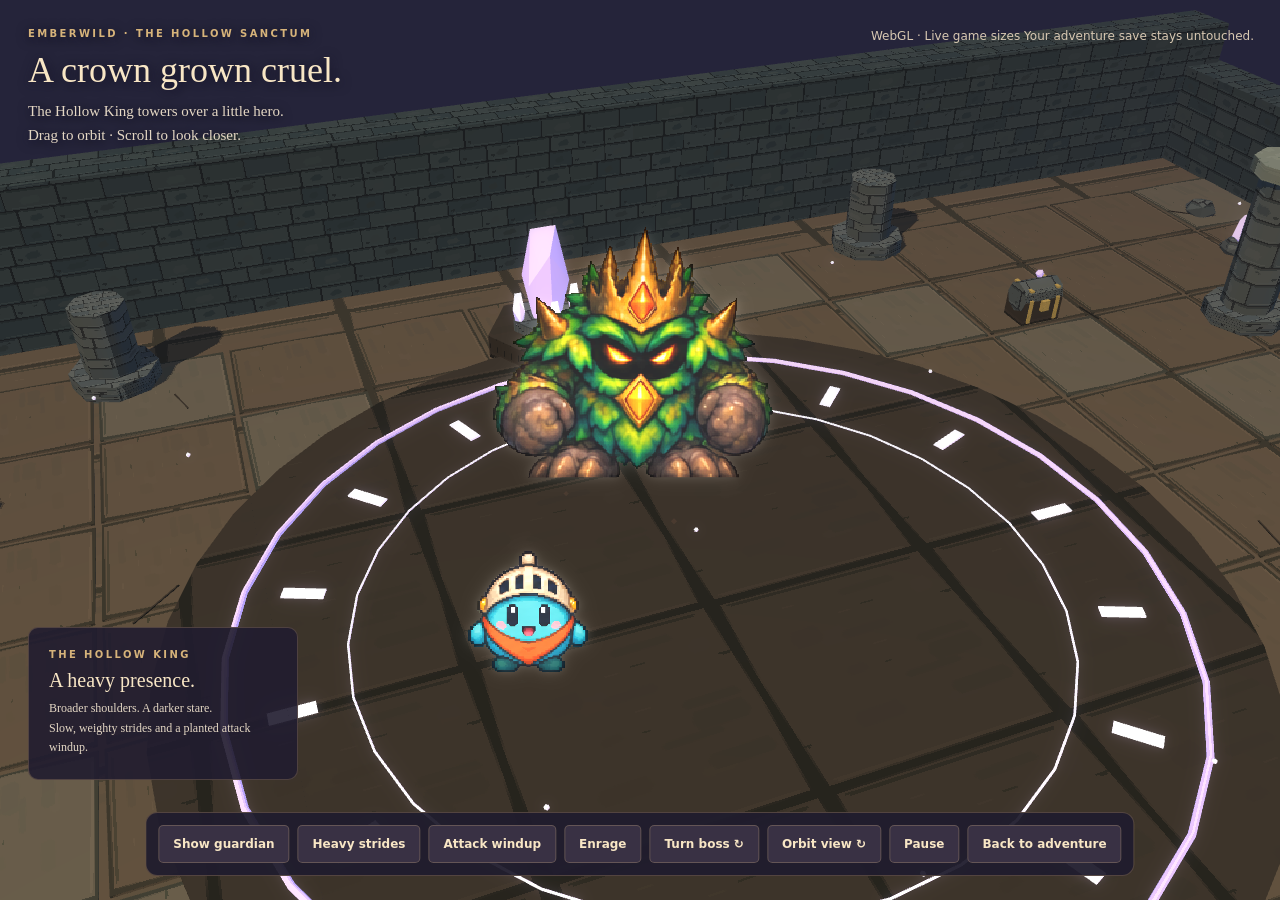
<file: boss-studio.html>
<!doctype html>
<html lang="en"><meta charset="utf-8"><meta name="viewport" content="width=device-width,initial-scale=1">
<title>Emberwild · The Hollow King</title>
<style>
*{box-sizing:border-box}body{margin:0;background:#25243a;color:#f8e6c5;font:15px Georgia,serif}canvas{display:block;width:100vw;height:100vh;touch-action:none}header{position:absolute;left:28px;top:24px;pointer-events:none;text-shadow:0 2px 12px #151326}small{font:700 10px system-ui;letter-spacing:.24em;color:#d6b37a}h1{font-weight:normal;font-size:36px;margin:8px 0}p{margin:5px 0;line-height:1.6;color:#e4d7c4}.status{position:absolute;right:26px;top:26px;text-align:right;font:12px system-ui;line-height:1.7;color:#d8c8b2}.caption{position:absolute;left:28px;bottom:120px;max-width:270px;background:#211d30e8;border:1px solid #a4866555;padding:17px 20px;border-radius:10px}.caption strong{font-size:20px;font-weight:normal;display:block;margin:7px 0}.caption p{font-size:12px}nav{position:absolute;bottom:24px;left:50%;transform:translateX(-50%);display:flex;gap:8px;padding:12px;justify-content:center;flex-wrap:wrap;width:max-content;max-width:95vw;background:#201d2ef2;border:1px solid #b7946655;border-radius:12px}button,a{font:600 12px system-ui;padding:11px 14px;border-radius:5px;border:1px solid #a58c7266;color:#f8e6c5;background:#393144;text-decoration:none;cursor:pointer}button:hover,a:hover{background:#514053}button[aria-pressed=true]{color:#2d2333;background:#e9bd76}button:focus-visible,a:focus-visible{outline:3px solid #efcc89;outline-offset:2px}@media(max-width:700px){header{left:16px;top:16px}h1{font-size:27px}header p{font-size:12px;max-width:250px}.status{top:125px;right:16px;max-width:160px}.caption{left:16px;bottom:180px;max-width:215px;padding:11px 15px}nav{bottom:12px;width:95vw}button,a{font-size:11px;padding:9px}}
</style>
<canvas id="stage" aria-label="Rotatable boss scale and animation preview"></canvas>
<header><small>EMBERWILD · THE HOLLOW SANCTUM</small><h1>A crown grown cruel.</h1><p>The Hollow King towers over a little hero.<br>Drag to orbit · Scroll to look closer.</p></header>
<div class="status" id="status" role="status">Opening the sanctum…</div>
<aside class="caption"><small id="state">THE HOLLOW KING</small><strong id="pose">A heavy presence.</strong><p>Broader shoulders. A darker stare.<br>Slow, weighty strides and a planted attack windup.</p></aside>
<nav aria-label="Boss preview controls"><button id="kind">Show guardian</button><button id="stride" aria-pressed="false">Heavy strides</button><button id="charge">Attack windup</button><button id="rage" aria-pressed="false">Enrage</button><button id="turn">Turn boss ↻</button><button id="orbit">Orbit view ↻</button><button id="pause" aria-pressed="false">Pause</button><a href="./">Back to adventure</a></nav>
<script src="./babylon.js?v=ec1ec11a"></script><script type="module">
import {enableRightDragOrbit} from './camera-controls.js?v=ec1ec11a';
import {createRenderer} from './renderer.js?v=ec1ec11a';
import {createSpriteLibrary} from './sprites.js?v=ec1ec11a';
import {createWorld} from './world.js?v=ec1ec11a';
import {createWorldLighting,setWorldLighting} from './lighting.js?v=ec1ec11a';
import {applyCelShading} from './cel.js?v=ec1ec11a';
import {enemyProfile} from './enemy-profile.js?v=ec1ec11a';
import {createBossPresence} from './boss-presence.js?v=ec1ec11a';
const B=BABYLON,V=B.Vector3,$=s=>document.querySelector(s),canvas=$('#stage');
let engine,scene,camera,world,sprites,hero,enemy,shadow,sun,time=0,paused=false,moving=false,enraged=false,windup=0,direction=0,kind='boss';
const facing=new V(0,0,-1),heroFacing=new V(0,0,-1);
function footShadow(parent,radius){
 const mesh=B.MeshBuilder.CreateDisc('actor foot shadow',{radius,tessellation:32,sideOrientation:B.Mesh.DOUBLESIDE},scene);
 const material=new B.StandardMaterial('grounding ink',scene);material.disableLighting=true;material.emissiveColor=B.Color3.FromHexString('#151329');material.alpha=.4;material.backFaceCulling=false;
 mesh.parent=parent;mesh.rotation.x=Math.PI/2;mesh.position.y=.025;mesh.material=material;mesh.isPickable=false;mesh.onDisposeObservable.add(()=>material.dispose());return mesh;
}
function showEnemy(){
 enemy?.root.dispose();const profile=enemyProfile(kind),root=new B.TransformNode('boss study actor',scene);root.position.set(0,0,22);
 const mesh=sprites.createCreature(kind,root,profile.spriteHeight),halo=footShadow(root,profile.shadowRadius);
 enemy={root,mesh,halo,presence:createBossPresence(B,scene,root,{kind,radius:profile.shadowRadius})};
 windup=0;$('#kind').textContent=kind==='boss'?'Show guardian':'Show Hollow King';$('#state').textContent=kind==='boss'?'THE HOLLOW KING':'MOSS GUARDIAN';$('#pose').textContent='A heavy presence.';
 camera.target.set(-.3,1.8,20.8);camera.radius=23;camera.beta=.94;
}
try{
 const renderer=await createRenderer(B,canvas,{gpuAvailable:!!navigator.gpu,location});
 if(renderer){
  engine=renderer.engine;engine.setHardwareScalingLevel(Math.max(1,devicePixelRatio/1.4));scene=new B.Scene(engine);scene.fogMode=B.Scene.FOGMODE_EXP2;
  ({sun,shadow}=createWorldLighting(B,scene));setWorldLighting(B,scene,sun,'dungeon');sun.position.set(-36,40,-5.2);
  camera=new B.ArcRotateCamera('sanctum camera',-Math.PI/2-.36,.94,23,new V(-.3,1.8,20.8),scene);camera.minZ=.2;camera.maxZ=180;camera.fov=.72;camera.lowerRadiusLimit=14;camera.upperRadiusLimit=40;camera.lowerBetaLimit=.4;camera.upperBetaLimit=1.15;camera.wheelDeltaPercentage=.02;camera.panningSensibility=0;camera.attachControl(canvas,true);enableRightDragOrbit(camera);camera.inputs.removeByType('ArcRotateCameraKeyboardMoveInput');
  scene.imageProcessingConfiguration.contrast=1.05;scene.imageProcessingConfiguration.exposure=1.03;const glow=new B.GlowLayer('sanctum glow',scene,{blurKernelSize:24});glow.intensity=.25;
  world=createWorld(B,scene,{zone:'dungeon',spriteVillagers:true});for(const mesh of world.shadowCasters)shadow.addShadowCaster(mesh);applyCelShading(B,scene);
  sprites=await createSpriteLibrary(B,scene);const heroRoot=new B.TransformNode('hero comparison',scene);heroRoot.position.set(-3.4,0,18);hero={root:heroRoot,mesh:sprites.createHero('knight',heroRoot,2.35),halo:footShadow(heroRoot,.64)};showEnemy();
  $('#status').textContent=renderer.backend+' · Live game sizes\nYour adventure save stays untouched.';
  $('#kind').onclick=()=>{kind=kind==='boss'?'golem':'boss';showEnemy();};
  $('#stride').onclick=e=>{moving=!moving;e.target.setAttribute('aria-pressed',String(moving));e.target.textContent=moving?'Stop strides':'Heavy strides';};
  $('#charge').onclick=()=>{windup=1.1;$('#pose').textContent='Bracing for the blow…';};
  $('#rage').onclick=e=>{enraged=!enraged;e.target.setAttribute('aria-pressed',String(enraged));e.target.textContent=enraged?'Enraged':'Enrage';};
  $('#turn').onclick=()=>{direction=(direction+1)%8;facing.set(Math.sin(direction*Math.PI/4),0,-Math.cos(direction*Math.PI/4));};
  $('#orbit').onclick=()=>camera.alpha+=Math.PI/4;
  $('#pause').onclick=e=>{paused=!paused;e.target.setAttribute('aria-pressed',String(paused));e.target.textContent=paused?'Resume':'Pause';};
  engine.runRenderLoop(()=>{
   const dt=Math.min(.04,engine.getDeltaTime()/1000);
   if(!paused){
    time+=dt;world.update(dt,time);windup=Math.max(0,windup-dt);
    const motion=sprites.animate(enemy.mesh,dt,{moving,windup});enemy.halo.scaling.setAll(1-motion.hop*.4);enemy.presence.update(dt,{windup,enraged});
    const h=sprites.animate(hero.mesh,dt,{moving:false});hero.mesh.position.y=2.35*.45+h.hop;hero.mesh.scaling.set(h.sx,h.sy,1);
    if(!windup)$('#pose').textContent=motion.landed?'A weighty landing.':enraged?'An ancient fury awakens.':moving?'Every step has weight.':'A heavy presence.';
   }
   sprites.face(enemy.mesh,facing,camera.alpha);sprites.face(hero.mesh,heroFacing,camera.alpha);scene.render();
  });
 }
}catch(error){console.error(error);$('#status').textContent='The sanctum could not open: '+error.message;}
window.addEventListener('resize',()=>engine?.resize());window.addEventListener('beforeunload',()=>{enemy?.root.dispose();hero?.root.dispose();sprites?.dispose();world?.dispose();scene?.dispose();engine?.dispose();});
</script></html>
</file>
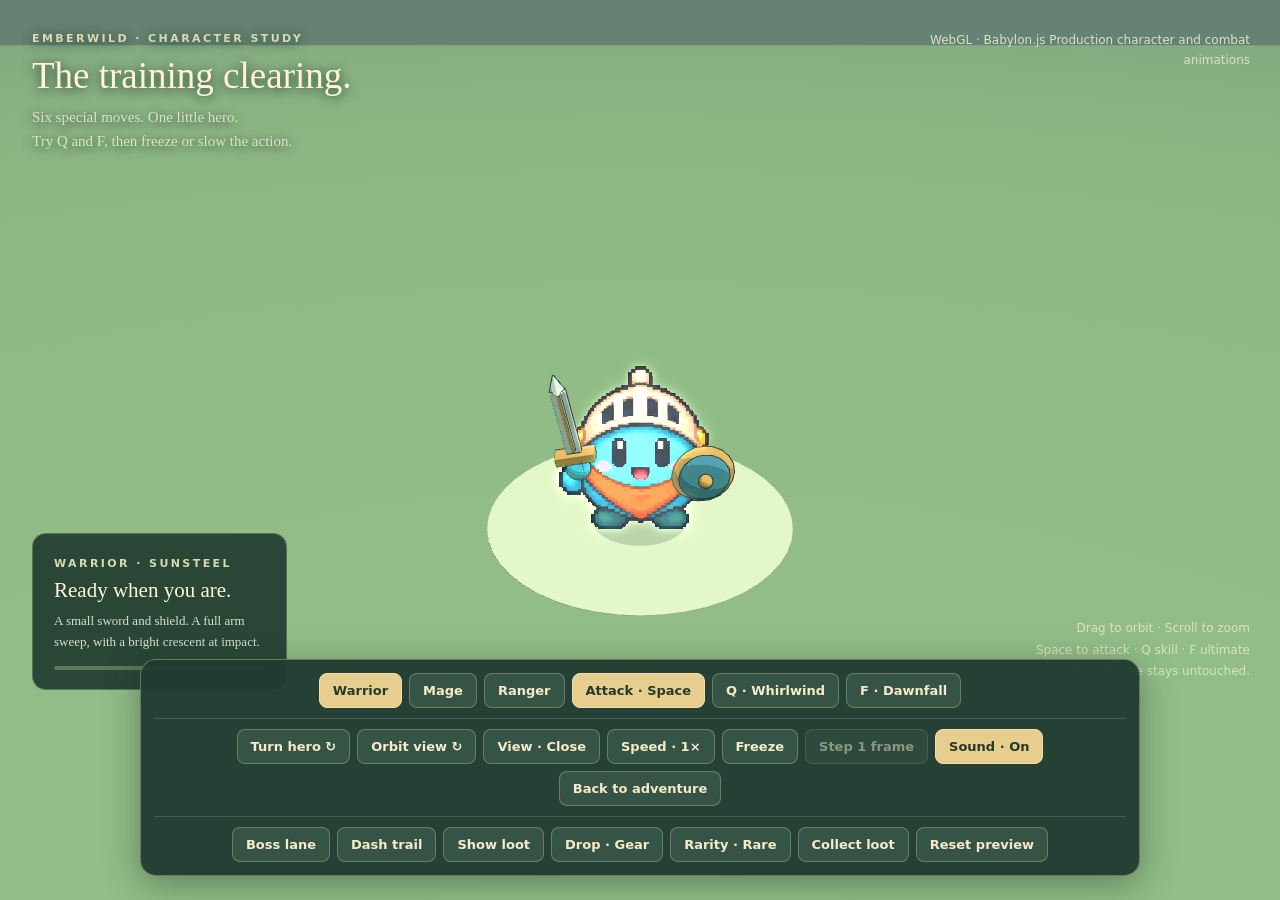
<file: combat-studio.html>
<!doctype html>
<html lang="en"><meta charset="utf-8"><meta name="viewport" content="width=device-width,initial-scale=1">
<title>Emberwild · The training clearing</title>
<style>
*{box-sizing:border-box}body{margin:0;background:#263e35;color:#fff4d7;font:16px Georgia,serif}canvas{display:block;width:100vw;height:100vh;touch-action:none}header{position:absolute;top:28px;left:32px;max-width:430px;pointer-events:none;text-shadow:0 2px 12px #19332a}small{font:700 11px system-ui;letter-spacing:.22em;color:#d6dbaf}h1{font-size:37px;font-weight:normal;margin:8px 0}p{font-size:15px;line-height:1.6;margin:8px 0;color:#dae1c8}.backend{position:absolute;right:30px;top:30px;max-width:350px;text-align:right;font:12px system-ui;line-height:1.7;color:#dae1c8}aside{position:absolute;left:32px;bottom:210px;width:255px;padding:19px 21px;background:#203b30e8;border:1px solid #c1cd8d55;border-radius:14px}aside strong{display:block;font-weight:normal;font-size:21px;margin:7px 0}aside p{font-size:13px}.bar{height:4px;background:#61755b;border-radius:4px;overflow:hidden;margin-top:13px}.bar div{height:100%;background:#e8cf83;width:0;transition:width .04s linear}.controls{position:absolute;bottom:24px;left:50%;transform:translateX(-50%);width:1000px;max-width:calc(100vw - 28px);padding:13px;background:#213c32f5;border:1px solid #d8cc9666;border-radius:16px;box-shadow:0 8px 35px #10271f66}.row{display:flex;gap:7px;justify-content:center;flex-wrap:wrap}.row+.row{margin-top:10px;padding-top:10px;border-top:1px solid #b9caad33}button,a{font:600 13px system-ui;border:1px solid #a4b18a77;border-radius:8px;background:#365445;color:#f6ebc8;padding:9px 13px;text-decoration:none;cursor:pointer}button:hover,a:hover{background:#4b6954}button[aria-pressed=true]{background:#e7ce8e;border-color:#f4dda7;color:#243b2c}.primary{background:#e7ce8e;color:#243b2c;border-color:#f4dda7}button:focus-visible,a:focus-visible{outline:3px solid #b6e3df;outline-offset:3px}button:disabled{opacity:.5;cursor:wait}.hint{position:absolute;right:30px;bottom:217px;font:12px system-ui;color:#dae1c8;text-align:right;line-height:1.8}@media(max-width:720px){header{top:17px;left:18px;max-width:270px}h1{font-size:27px}header p{font-size:12px}.backend{top:20px;right:15px;max-width:120px;font-size:10px}aside{left:16px;bottom:260px;width:195px;padding:12px}.hint{display:none}.controls{bottom:12px;padding:10px}button,a{font-size:11px;padding:8px 10px}}
</style>
<canvas id="stage" aria-label="Rotatable 3D character and weapon animation preview"></canvas>
<header><small>EMBERWILD · CHARACTER STUDY</small><h1>The training clearing.</h1><p>Six special moves. One little hero.<br>Try Q and F, then freeze or slow the action.</p></header>
<div class="backend" id="backend" role="status">Preparing the clearing…</div>
<aside><small id="class-label">WARRIOR · SUNSTEEL</small><strong id="phase" aria-live="polite">Ready when you are.</strong><p id="detail">A small sword and shield. A full arm sweep, with a bright crescent at impact.</p><div class="bar"><div id="progress"></div></div></aside>
<div class="hint">Drag to orbit · Scroll to zoom<br>Space to attack · Q skill · F ultimate<br>Your adventure save stays untouched.</div>
<div class="controls"><div class="row" aria-label="Choose hero"><button data-class="knight" aria-pressed="true">Warrior</button><button data-class="mage" aria-pressed="false">Mage</button><button data-class="ranger" aria-pressed="false">Ranger</button><button id="attack" class="primary" disabled>Attack · Space</button><button id="skill" disabled>Skill · Q</button><button id="ultimate" disabled>Ultimate · F</button></div><div class="row"><button id="angle">Turn hero ↻</button><button id="orbit">Orbit view ↻</button><button id="speed" aria-pressed="false">Speed · 1×</button><button id="freeze" aria-pressed="false">Freeze</button><button id="step" disabled title="Advance the frozen animation by 1/30 second">Step 1 frame</button><button id="sound" aria-pressed="true">Sound · On</button><a href="./">Back to adventure</a></div><div class="row" aria-label="World feedback previews"><button id="preview-lane" disabled>Boss lane</button><button id="preview-dash" disabled>Dash trail</button><button id="preview-loot" disabled>Show loot</button><button id="rarity" disabled>Rarity · Rare</button><button id="preview-reset" disabled>Reset preview</button></div></div>
<script src="./babylon.js?v=ec1ec11a"></script><script type="module">
import {enableRightDragOrbit} from './camera-controls.js?v=ec1ec11a';
import {createRenderer} from './renderer.js?v=ec1ec11a';
import {createSpriteLibrary} from './sprites.js?v=ec1ec11a';
import {createCombatVisuals} from './combat-visuals.js?v=ec1ec11a';
import {createAbilityEffects,ABILITY_NAMES,ABILITY_CUES} from './ability-effects.js?v=ec1ec11a';
import {createAudio} from './audio.js?v=ec1ec11a';
import {createBossLane} from './boss-lane.js?v=ec1ec11a';
import {enemyProfile} from './enemy-profile.js?v=ec1ec11a';
import {createDashTrail} from './dash-trail.js?v=ec1ec11a';
import {createLootBeacon} from './loot-beacon.js?v=ec1ec11a';
import {createLootAppearance} from './loot-appearance.js?v=ec1ec11a';
import {createImpactFeedback} from './impact-effects.js?v=ec1ec11a';
import {RARITIES} from './core.js?v=ec1ec11a';
const B=BABYLON,V=B.Vector3,$=s=>document.querySelector(s),canvas=$('#stage'),audio=createAudio();
let engine,scene,camera,sprites,hero,heroHalo,abilityEffects,dashTrail,impacts,cls='knight',frozen=false,slow=false,sound=true,turn=0,flight=[],count=0;
let preview='combat',lane=null,dummy=null,dashPreview=null,lootPreview=null,lootBeacon=null,lootCollecting=false,dropKind='gear',rarityIndex=2,previewTime=0;
audio.setEnabled(true);
document.addEventListener('pointerdown',()=>{if(sound)audio.unlock();},{once:true});
const facing=new V(0,0,-1),descriptions={knight:['WARRIOR · SUNSTEEL','A small sword and shield. A full arm sweep, with a bright crescent at impact.'],mage:['MAGE · STARLIGHT','Raise the wand, aim the crystal, and cast from its tip. Watch the hand recoil.'],ranger:['RANGER · WILLOWBOW','Draw the string back with one hand. Release the arrow, then nock another.']};
const specialDetails={knight:{skill:'Tuck the shield, turn through a full sword sweep, and send golden crescents around you.',ultimate:'Raise the blade in both hands, spring upward, then plunge into a radiant shockwave.'},mage:{skill:'Sweep the wand sideways and open a ring of frost crystals with the supporting hand.',ultimate:'Lift the wand skyward, float on gathered magic, and call down a shower of stars.'},ranger:{skill:'Draw, fan the bow across three lanes, then release a piercing triple volley.',ultimate:'Aim the drawn bow overhead and call a rain of spirit arrows into the marked area.'}};
const mat=(name,color,em=0)=>{const m=new B.StandardMaterial(name,scene);m.diffuseColor=B.Color3.FromHexString(color);m.emissiveColor=m.diffuseColor.scale(em);m.specularColor=B.Color3.Black();return m;};
function clearPreview(){
 lane?.mesh.dispose();lane=null;dummy?.root.dispose();dummy=null;lootPreview?.dispose();lootPreview=null;lootBeacon=null;lootCollecting=false;dashPreview=null;
 dashTrail?.clear();impacts?.clear();abilityEffects?.clear();hero?.combat.cancel();
 for(const effect of flight)effect.mesh.dispose();flight=[];
 preview='combat';previewTime=0;hero?.root.position.setAll(0);if(hero)hero.motion={hop:0,sx:1,sy:1,roll:0};
 if(camera){camera.target.set(0,1.05,0);camera.radius=13.5;camera.beta=1.04;}
 if($('#view-distance'))$('#view-distance').textContent='View · Close';
 $('header small').textContent='EMBERWILD · CHARACTER STUDY';$('header h1').textContent='The training clearing.';$('header p').innerHTML='Six special moves. One little hero.<br>Try Q and F, then freeze or slow the action.';
}
function startLanePreview(){
 if(!hero)return;clearPreview();preview='lane';hero.root.position.set(2.8,0,-1);
 const root=new B.TransformNode('training Hollow King',scene);root.position.set(0,0,5.2);dummy={root,sprite:sprites.createCreature('boss',root,enemyProfile('boss').spriteHeight)};
 lane=createBossLane(B,scene,{origin:root.position,facing:new V(0,0,-1),width:3.4,length:13,delay:1.05,source:dummy});
 camera.target.set(0,-1,-1.3);camera.radius=26;camera.beta=1.15;
 $('#class-label').textContent='BOSS · HOLLOW SWEEP';$('#phase').textContent='Lane locked · warning';$('#detail').textContent='The fixed red rectangle is the exact danger area. Freeze, then step its 1.05-second countdown to the impact.';
 if(sound){audio.unlock();audio.play('boss-warning');}
}
function startDashPreview(){
 if(!hero)return;clearPreview();preview='dash';facing.set(1,0,0);hero.root.rotation.y=Math.PI/2;hero.root.position.set(-2.5,0,0);
 dashPreview={time:0,duration:.2,start:hero.root.position.clone()};
 $('#class-label').textContent='MOVEMENT · DODGE';$('#phase').textContent='Dash ready';$('#detail').textContent='A short five-unit dodge leaves three fine strokes along actual travel. Freeze and step to inspect the quick fade.';
 if(sound){audio.unlock();audio.play('dash');}
}
function showLoot(){
 if(!hero)return;clearPreview();preview='loot';$('header small').textContent='EMBERWILD · TREASURE STUDY';$('header h1').textContent='A little treasure.';$('header p').innerHTML='A gentle glow. A constellation of tiny stars.<br>Try each drop, then orbit or slow the shimmer.';const rarity=RARITIES[rarityIndex];
 const color=dropKind==='gear'?rarity.color:dropKind==='gold'?'#f1cd6a':dropKind==='shard'?'#9fc7f3':'#d38887';
 lootPreview=createLootAppearance(B,scene,{kind:dropKind,color});lootPreview.position.set(2.7,dropKind==='gear'?.05:.12,-.5);
 const lightColor=dropKind==='gear'?({rare:'#59dafa',legendary:'#ffd15a',uncommon:'#78e694'}[rarity.name]||color):color;
 lootBeacon=createLootBeacon(B,scene,lootPreview,lightColor,{beam:dropKind==='gear'&&rarity.name!=='common',rarity:rarity.name,intensity:dropKind==='gear'?1:.58});
 camera.target.set(.55,1.05,0);camera.radius=11.5;
 const label=rarity.name[0].toUpperCase()+rarity.name.slice(1);$('#rarity').textContent='Rarity · '+label;$('#class-label').textContent='TREASURE · '+(dropKind==='gear'?rarity.name:dropKind).toUpperCase();$('#phase').textContent=dropKind==='gear'?label+' equipment':dropKind==='gold'?'A few golden coins':dropKind==='shard'?'A starlight shard':'A healing draught';$('#detail').textContent='Tiny stars rise and twinkle above a breathing glow. Rare equipment shines a taller colored beam. Freeze or slow down to see each sparkle.';
 if(sound){audio.unlock();audio.play('loot');}
}
function setClass(next){
 if(!sprites)return;clearPreview();hero?.root.dispose();cls=next;
 const root=new B.TransformNode('hero preview',scene),body=new B.TransformNode('hero bounce',scene);body.parent=root;root.rotation.y=Math.atan2(facing.x,facing.z);
 const sprite=sprites.createHero(cls,body,2.35),combat=createCombatVisuals(B,scene,{root,heroClass:cls});hero={root,body,sprite,combat};
 $('#skill').textContent='Q · '+ABILITY_NAMES[cls].skill;$('#ultimate').textContent='F · '+ABILITY_NAMES[cls].ultimate;$('#class-label').textContent=descriptions[cls][0];$('#detail').textContent=descriptions[cls][1];$('#phase').textContent='Ready when you are.';
 document.querySelectorAll('[data-class]').forEach(b=>b.setAttribute('aria-pressed',String(b.dataset.class===cls)));
}
function release(muzzle,aim,kind){
 count++;if(kind!=='basic'){abilityEffects.release({heroClass:cls,kind,origin:hero.root.position,center:hero.root.position,facing:aim});$('#phase').textContent=ABILITY_NAMES[cls][kind]+'!';if(sound)audio.play(ABILITY_CUES[cls][kind]);if(cls==='ranger'&&kind==='skill')for(const offset of [-.16,0,.16]){const a=Math.atan2(aim.x,aim.z)+offset,dir=new V(Math.sin(a),0,Math.cos(a)),root=new B.TransformNode('preview volley arrow',scene),m=mat('spirit arrow','#e1ffb1',.6);root.position.copyFrom(muzzle);root.rotation.y=a;const shaft=B.MeshBuilder.CreateBox('volley shaft',{width:.05,height:.05,depth:1.1},scene);shaft.parent=root;shaft.material=m;const tip=B.MeshBuilder.CreateCylinder('volley arrowhead',{height:.24,diameterBottom:.2,diameterTop:0,tessellation:4},scene);tip.parent=root;tip.rotation.x=Math.PI/2;tip.position.z=.65;tip.material=m;root.onDisposeObservable.add(()=>m.dispose());flight.push({mesh:root,life:.7,max:.7,velocity:dir.scale(12),kind:'ranger'});}return;}$('#phase').textContent=cls==='knight'?'Slash!':cls==='mage'?'Cast!':'Loose!';
 const color=cls==='mage'?'#b8e8ff':cls==='ranger'?'#d6efaf':'#fff0bc';
 const material=mat('release effect',color,1),duration=kind==='skill'?.8:.48;let mesh;
 if(cls==='knight'){
  const paths=[[],[]],angle=Math.atan2(aim.x,aim.z);for(let i=0;i<=24;i++){const a=angle-.9+i/24*1.8;for(let j=0;j<2;j++)paths[j].push(new V(Math.sin(a)*(1.2+j*.3*Math.sin(i/24*Math.PI)),.9,Math.cos(a)*(1.2+j*.3*Math.sin(i/24*Math.PI))));}
  mesh=B.MeshBuilder.CreateRibbon('sword crescent',{pathArray:paths,sideOrientation:B.Mesh.DOUBLESIDE},scene);
 }else if(cls==='ranger'){
  mesh=B.MeshBuilder.CreateCylinder('released arrow',{height:1,diameter:.055,tessellation:5},scene);mesh.rotation.set(Math.PI/2,Math.atan2(aim.x,aim.z),0);mesh.position.copyFrom(muzzle);
 }else{mesh=B.MeshBuilder.CreateIcoSphere('wand bolt',{radius:kind==='skill'?.22:.13,subdivisions:2},scene);mesh.position.copyFrom(muzzle);}
 mesh.material=material;mesh.isPickable=false;mesh.onDisposeObservable.add(()=>material.dispose());flight.push({mesh,life:duration,max:duration,velocity:cls==='knight'?V.Zero():aim.scale(5),kind:cls});
 if(sound)audio.play(cls==='knight'?'sword-swing':cls==='mage'?'wand-release':'bow-release');
}
function attack(kind='basic'){
 if(preview!=='combat'){clearPreview();$('#class-label').textContent=descriptions[cls][0];}
 if(!hero||hero.combat.busy)return;
 if(sound)audio.unlock();
 const aim=facing.clone();let chargeFX;hero.combat.update(0,aim,camera.alpha,{hop:hero.motion?.hop||0});
 if(hero.combat.attack({kind,facing:aim,onRelease:p=>{chargeFX?.cancel();release(p,aim,kind);}})){
  $('#detail').textContent=kind==='basic'?descriptions[cls][1]:specialDetails[cls][kind];
  $('#phase').textContent=kind==='basic'?(cls==='knight'?'Wind-up…':cls==='mage'?'Gathering light…':'Drawing the string…'):ABILITY_NAMES[cls][kind]+' · charging';
  if(kind!=='basic')chargeFX=abilityEffects.charge({heroClass:cls,kind,root:hero.root,center:hero.root.position,windup:hero.combat.state.windup});
  if(sound)audio.play(kind==='basic'?(cls==='knight'?'sword-charge':cls==='mage'?'wand-charge':'bow-draw'):ABILITY_CUES[cls][kind]+'-charge');
 }
}
function simulate(dt,paused){
 if(!paused){
  previewTime+=dt;
  if(dashPreview){const before=hero.root.position.clone();dashPreview.time+=dt;hero.root.position.x=dashPreview.start.x+5*Math.min(1,dashPreview.time/dashPreview.duration);dashTrail.spawn(before,hero.root.position);$('#phase').textContent=dashPreview.time<dashPreview.duration?'Dashing…':'Dash complete · strokes fading';}
  if(lane){lane.time-=dt;const progress=Math.max(0,Math.min(1,1-lane.time/lane.max));lane.clock.scaling.setAll(Math.max(.04,progress));lane.fill.visibility=.55+.45*progress;$('#phase').textContent='Hollow Sweep · '+Math.max(0,lane.time).toFixed(2)+'s';if(lane.time<=0){const impact=lane.impact();for(let j=1;j<=6;j++)impacts.spawn(impact.origin.add(impact.facing.scale(impact.length*j/7)).add(new V(0,.6,0)),'#f4b693');$('#phase').textContent=lane.contains(hero.root.position)?'Impact · inside the lane':'Impact · hero safely outside';lane.mesh.dispose();lane=null;if(sound)audio.play('hit');}}
  if(lootPreview){
   if(dropKind!=='gear')lootPreview.rotation.y+=dt*.8;lootPreview.position.y=dropKind==='gear'?.05+Math.sin(previewTime*2)*.02:.12+Math.sin(previewTime*3)*.05;
   if(lootCollecting){lootPreview.position.x+=(hero.root.position.x-lootPreview.position.x)*Math.min(1,dt*4);lootPreview.position.z+=(hero.root.position.z-lootPreview.position.z)*Math.min(1,dt*4);}
   lootBeacon.update(dt);
   if(lootCollecting&&Math.hypot(lootPreview.position.x-hero.root.position.x,lootPreview.position.z-hero.root.position.z)<1.2){lootPreview.dispose();lootPreview=null;lootBeacon=null;$('#phase').textContent='Collected · every sparkle cleared';if(sound)audio.play(dropKind==='gold'||dropKind==='shard'?'coin':'loot');}
  }
  if(dummy)sprites.animate(dummy.sprite,dt,{moving:false,windup:lane?lane.time:0});
  hero.motion=sprites.animate(hero.sprite,dt,{moving:!!dashPreview&&dashPreview.time<dashPreview.duration,pace:1.3});
 }
 const motion=hero.motion||{hop:0,sx:1,sy:1,roll:0};abilityEffects.update(dt,{paused});dashTrail.update(dt,{paused});impacts.update(dt,{paused});
 hero.combat.update(dt,facing,camera.alpha,{paused,hop:motion.hop});
 const body=hero.combat.bodyMotion;hero.body.position.y=motion.hop+body.hop;hero.sprite.scaling.set(motion.sx*body.sx,motion.sy*body.sy,1);hero.sprite.rotation.z=motion.roll+body.lean;
 const yaw=Math.atan2(facing.x,facing.z)+body.spin;sprites.face(hero.sprite,new V(Math.sin(yaw),0,Math.cos(yaw)),camera.alpha);
 if(dummy)sprites.face(dummy.sprite,new V(0,0,-1),camera.alpha);
 if(heroHalo){heroHalo.position.x=hero.root.position.x;heroHalo.position.z=hero.root.position.z;}
 const state=hero.combat.state;$('#progress').style.width=preview==='lane'?(lane?Math.min(100,(1-lane.time/lane.max)*100):100)+'%':preview==='dash'?Math.min(100,dashPreview.time/dashPreview.duration*100)+'%':state.active?Math.min(100,state.time/state.duration*100)+'%':'0%';
 if(preview==='combat'&&!state.active&&count)$('#phase').textContent='Ready · '+count+' release'+(count===1?'':'s');
 if(!paused)for(let i=flight.length-1;i>=0;i--){const e=flight[i];e.life-=dt;e.mesh.position.addInPlace(e.velocity.scale(dt));e.mesh.visibility=Math.max(0,e.life/e.max);if(e.life<=0){e.mesh.dispose();flight.splice(i,1);}}
}
try{
 const renderer=await createRenderer(B,canvas,{gpuAvailable:!!navigator.gpu,location});
 if(renderer){
  engine=renderer.engine;engine.setHardwareScalingLevel(Math.max(1,devicePixelRatio/1.5));scene=new B.Scene(engine);abilityEffects=createAbilityEffects(B,scene);dashTrail=createDashTrail(B,scene);impacts=createImpactFeedback(B,scene);scene.clearColor=B.Color4.FromHexString('#658272ff');scene.fogMode=B.Scene.FOGMODE_EXP2;scene.fogDensity=.012;scene.fogColor=B.Color3.FromHexString('#658272');
  camera=new B.ArcRotateCamera('training camera',-Math.PI/2,1.04,13.5,new V(0,1.05,0),scene);camera.attachControl(canvas,true);enableRightDragOrbit(camera);camera.lowerRadiusLimit=4.5;camera.upperRadiusLimit=42;camera.lowerBetaLimit=.45;camera.upperBetaLimit=1.35;camera.panningSensibility=0;camera.wheelDeltaPercentage=.025;camera.inputs.removeByType('ArcRotateCameraKeyboardMoveInput');
  const hemi=new B.HemisphericLight('sky',new V(0,1,0),scene);hemi.intensity=.8;hemi.groundColor=B.Color3.FromHexString('#41583c');new B.DirectionalLight('afternoon light',new V(-.5,-1,.4),scene).intensity=.7;
  const ground=B.MeshBuilder.CreateGround('clearing',{width:70,height:70},scene);ground.material=mat('clearing green','#6a8961');
  const pad=B.MeshBuilder.CreateCylinder('training stone',{height:.06,diameter:4,tessellation:48},scene);pad.position.y=-.025;pad.material=mat('warm limestone','#a6b492');
  const halo=heroHalo=B.MeshBuilder.CreateDisc('foot shadow',{radius:.64,tessellation:32,sideOrientation:B.Mesh.DOUBLESIDE},scene);halo.rotation.x=Math.PI/2;halo.position.y=.018;halo.material=mat('soft contact shadow','#2d4938');halo.material.alpha=.25;
  const glow=new B.GlowLayer('wand glow',scene,{blurKernelSize:20});glow.intensity=.3;
  sprites=await createSpriteLibrary(B,scene);setClass(cls);$('#attack').disabled=$('#skill').disabled=$('#ultimate').disabled=false;
  $('#backend').textContent=renderer.backend+' · Babylon.js\nProduction character and combat animations';
  document.querySelectorAll('[data-class]').forEach(b=>b.onclick=()=>setClass(b.dataset.class));
  $('#attack').onclick=()=>attack();$('#skill').onclick=()=>attack('skill');$('#ultimate').onclick=()=>attack('ultimate');
  for(const id of ['preview-lane','preview-dash','preview-loot','rarity','preview-reset'])$('#'+id).disabled=false;
  $('#preview-lane').onclick=startLanePreview;$('#preview-dash').onclick=startDashPreview;$('#preview-loot').onclick=showLoot;
  const dropButton=document.createElement('button');dropButton.id='drop-kind';dropButton.textContent='Drop · Gear';$('#preview-loot').after(dropButton);dropButton.onclick=()=>{const kinds=['gear','gold','shard','potion'];dropKind=kinds[(kinds.indexOf(dropKind)+1)%kinds.length];dropButton.textContent='Drop · '+dropKind[0].toUpperCase()+dropKind.slice(1);showLoot();};
  const collectButton=document.createElement('button');collectButton.id='collect-loot';collectButton.textContent='Collect loot';$('#rarity').after(collectButton);collectButton.onclick=()=>{if(lootPreview){lootCollecting=true;$('#phase').textContent='Drifting toward the hero…';}};
  $('#rarity').onclick=()=>{rarityIndex=(rarityIndex+1)%RARITIES.length;showLoot();};
  $('#preview-reset').onclick=()=>{clearPreview();$('#class-label').textContent=descriptions[cls][0];$('#detail').textContent=descriptions[cls][1];$('#phase').textContent='Ready when you are.';};
  $('#angle').onclick=()=>{hero.combat.cancel();abilityEffects.clear();turn=(turn+1)%8;facing.set(Math.sin(turn*Math.PI/4),0,-Math.cos(turn*Math.PI/4));hero.root.rotation.y=Math.atan2(facing.x,facing.z);};
  $('#orbit').onclick=()=>camera.alpha+=Math.PI/4;
  const distanceButton=document.createElement('button');distanceButton.id='view-distance';distanceButton.textContent='View · Close';$('#orbit').after(distanceButton);distanceButton.onclick=()=>{const far=camera.radius<25;camera.radius=far?35:11.5;camera.beta=far?.82:1.04;distanceButton.textContent=far?'View · Adventure':'View · Close';};
  $('#speed').onclick=e=>{slow=!slow;e.target.textContent=slow?'Speed · ¼×':'Speed · 1×';e.target.setAttribute('aria-pressed',String(slow));};
  $('#freeze').onclick=e=>{frozen=!frozen;e.target.textContent=frozen?'Resume':'Freeze';e.target.setAttribute('aria-pressed',String(frozen));$('#step').disabled=!frozen;};
  $('#step').onclick=()=>{if(frozen)simulate(1/30,false);};
  $('#sound').onclick=e=>{sound=!sound;audio.setEnabled(sound);if(sound)audio.unlock();e.target.textContent=sound?'Sound · On':'Sound · Off';e.target.setAttribute('aria-pressed',String(sound));};
  document.addEventListener('keydown',e=>{if(['Space','KeyQ','KeyF'].includes(e.code)){e.preventDefault();if(!e.repeat)attack(e.code==='KeyQ'?'skill':e.code==='KeyF'?'ultimate':'basic');}});
  if(new URLSearchParams(location.search).get('preview')==='loot')showLoot();
  engine.runRenderLoop(()=>{
   const dt=Math.min(.04,engine.getDeltaTime()/1000)*(slow?.25:1);
   simulate(dt,frozen);
   scene.render();
  });
 }
}catch(error){console.error(error);$('#backend').textContent='The clearing could not open: '+error.message;}
window.addEventListener('resize',()=>engine?.resize());window.addEventListener('beforeunload',()=>{audio.dispose();clearPreview();hero?.root.dispose();sprites?.dispose();scene?.dispose();engine?.dispose();});
</script></html>
</file>
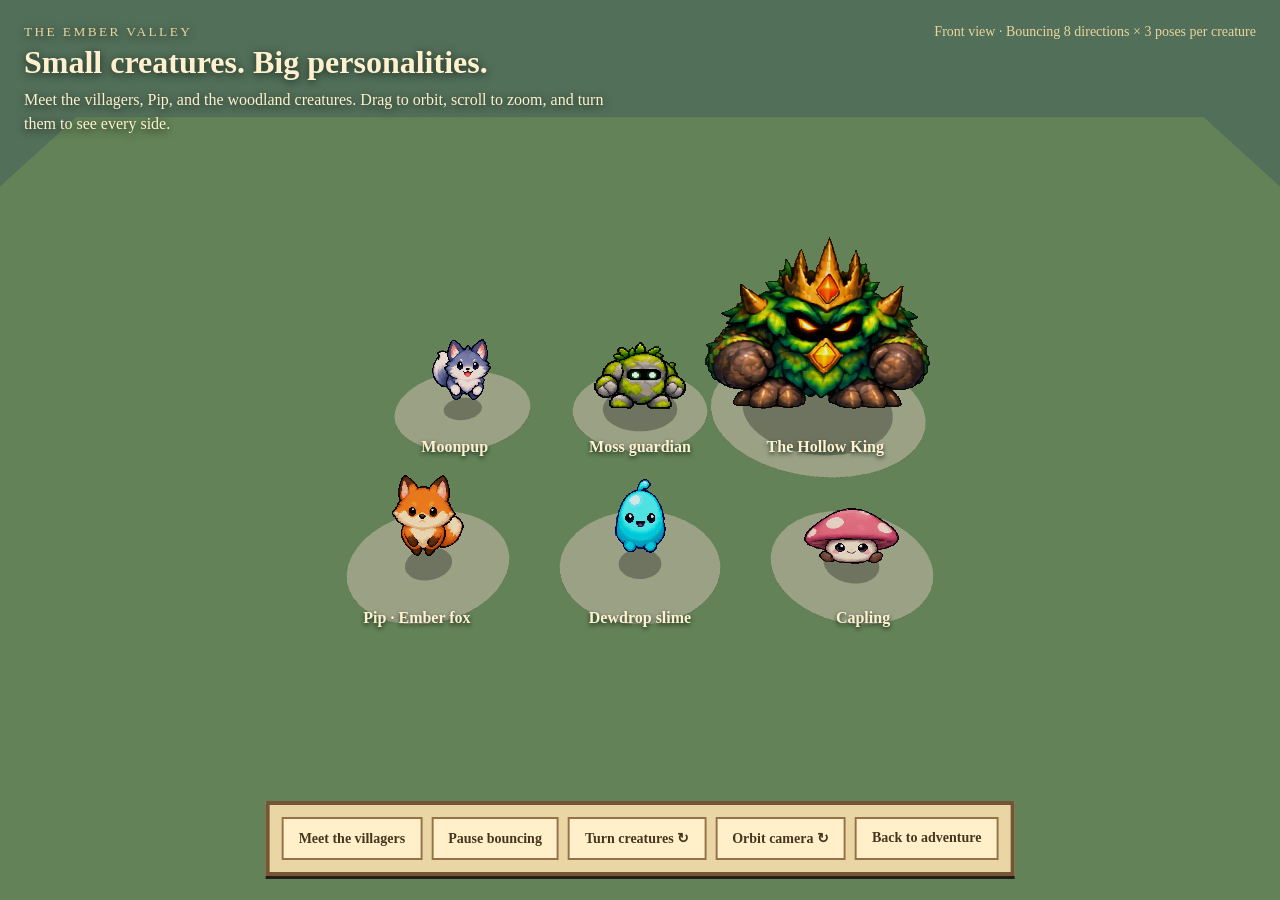
<file: creature-studio.html>
<!doctype html><html lang="en"><meta charset="utf-8"><meta name="viewport" content="width=device-width,initial-scale=1"><title>Emberwild · Creature field guide</title>
<style>
*{box-sizing:border-box}body{margin:0;background:#263b32;color:#fff1cd;font:16px Georgia,serif}canvas{display:block;width:100vw;height:100vh;touch-action:none}header{position:absolute;left:24px;top:22px;pointer-events:none;text-shadow:0 2px 8px #18281f}h1{margin:4px 0;font-size:32px}p{margin:7px 0;max-width:580px;line-height:1.5}small{letter-spacing:.18em;color:#ead59d}nav{position:absolute;bottom:24px;left:50%;transform:translateX(-50%);display:flex;gap:9px;padding:12px;background:#ead6a4;border:4px solid #745637;box-shadow:0 3px 0 #241e19;color:#493a27;flex-wrap:wrap;justify-content:center;width:max-content;max-width:95vw}button,a{font:700 14px Georgia;color:#47351f;padding:11px 15px;border:2px solid #967147;background:#fff0c9;text-decoration:none;cursor:pointer}button:hover,a:hover{background:#fff9e7}.name{position:absolute;transform:translate(-50%,-50%);pointer-events:none;font-weight:bold;text-shadow:0 2px 4px #172a20;white-space:nowrap}.status{position:absolute;right:24px;top:24px;font:14px Georgia;color:#ead59d;text-align:right} @media(max-width:650px){h1{font-size:23px}header{left:14px;top:12px}p{max-width:280px;font-size:13px}.status{top:115px;font-size:12px}button,a{font-size:12px;padding:9px}nav{bottom:12px;gap:4px;padding:7px}}
</style>
<canvas id="world" aria-label="Rotatable 3D creature field guide"></canvas><header><small>THE EMBER VALLEY</small><h1>Small creatures. Big personalities.</h1><p>Meet the villagers, Pip, and the woodland creatures. Drag to orbit, scroll to zoom, and turn them to see every side.</p></header><div class="status" id="status">Opening the field guide…</div><nav><button id="group">Meet the villagers</button><button id="bounce">Pause bouncing</button><button id="turn">Turn creatures ↻</button><button id="orbit">Orbit camera ↻</button><a href="./">Back to adventure</a></nav>
<script src="./babylon.js?v=ec1ec11a"></script><script type="module">
import {enableRightDragOrbit} from './camera-controls.js?v=ec1ec11a';
import {createSpriteLibrary} from './sprites.js?v=ec1ec11a';
import {enemyProfile} from './enemy-profile.js?v=ec1ec11a';
const B=BABYLON,canvas=document.querySelector('canvas'),engine=new B.Engine(canvas,true),scene=new B.Scene(engine);
scene.clearColor=B.Color4.FromHexString('#526f59ff');const camera=new B.ArcRotateCamera('orbit',-Math.PI/2,.9,27,new B.Vector3(0,1,0),scene);camera.attachControl(canvas,true);enableRightDragOrbit(camera);camera.lowerRadiusLimit=13;camera.upperRadiusLimit=34;camera.lowerBetaLimit=.45;camera.upperBetaLimit=1.2;camera.panningSensibility=0;camera.wheelDeltaPercentage=.02;camera.inputs.removeByType('ArcRotateCameraKeyboardMoveInput');new B.HemisphericLight('soft sky',new B.Vector3(0,1,0),scene).intensity=.9;
const material=(name,color)=>{const m=new B.StandardMaterial(name,scene);m.diffuseColor=B.Color3.FromHexString(color);m.specularColor=B.Color3.Black();return m;};
const ground=B.MeshBuilder.CreateGround('meadow',{width:50,height:50},scene);ground.material=material('grass','#6e9161');const pad=material('stone','#abb394'),shadow=material('shadow','#243d2e');shadow.alpha=.28;shadow.disableLighting=true;
try{
 const sprites=await createSpriteLibrary(B,scene),kinds=['fox','slime','mushroom','wolf','golem','boss','elder','smith','inn','cook'],names=['Pip · Ember fox','Dewdrop slime','Capling','Moonpup','Moss guardian','The Hollow King','Elder Rowan','Bram · Smith','Lysa · Innkeeper','Mira · Cook'];
 const creatures=kinds.map((kind,i)=>{const root=new B.TransformNode(kind,scene);root.position.set(i<6?(i%3-1)*5:((i-6)%2-.5)*6,0,i<6?(i<3?-3.1:3.1):(i<8?-3.1:3.1));const disc=B.MeshBuilder.CreateCylinder('garden plinth',{height:.15,diameter:kind==='boss'?6:3.8,tessellation:40},scene);disc.parent=root;disc.position.y=-.07;disc.material=pad;const mesh=sprites.createCreature(kind,root,kind==='boss'||kind==='golem'?enemyProfile(kind).spriteHeight:2.3);const blob=B.MeshBuilder.CreateDisc('foot shadow',{radius:kind==='boss'||kind==='golem'?enemyProfile(kind).shadowRadius:.65,sideOrientation:B.Mesh.DOUBLESIDE},scene);blob.parent=root;blob.rotation.x=Math.PI/2;blob.position.y=.025;blob.material=shadow;const label=document.createElement('span');label.className='name';label.textContent=names[i];document.body.append(label);root.setEnabled(i<6);label.hidden=i>=6;return {root,mesh,blob,label,villager:i>=6};});
 let bouncing=true,direction=0,village=false;const facing=new B.Vector3(0,0,-1),directions=['Front','Front-right','Right','Back-right','Back','Back-left','Left','Front-left'];
 document.querySelector('#group').onclick=e=>{village=!village;e.target.textContent=village?'Meet the woodland creatures':'Meet the villagers';for(const a of creatures){a.root.setEnabled(a.villager===village);a.label.hidden=a.villager!==village;}};
 document.querySelector('#bounce').onclick=e=>{bouncing=!bouncing;e.target.textContent=bouncing?'Pause bouncing':'Start bouncing';};
 document.querySelector('#turn').onclick=()=>{direction=(direction+1)%8;facing.set(Math.sin(direction*Math.PI/4),0,-Math.cos(direction*Math.PI/4));};
 document.querySelector('#orbit').onclick=()=>camera.alpha+=Math.PI/4;
 engine.runRenderLoop(()=>{const dt=Math.min(.04,engine.getDeltaTime()/1000);for(const actor of creatures){if(!actor.root.isEnabled())continue;const motion=sprites.animate(actor.mesh,dt,{moving:bouncing});actor.blob.scaling.setAll(1-motion.hop*.6);sprites.face(actor.mesh,facing,camera.alpha);const p=B.Vector3.Project(actor.root.position.add(new B.Vector3(0,0,-1.7)),B.Matrix.Identity(),scene.getTransformMatrix(),camera.viewport.toGlobal(engine.getRenderWidth(),engine.getRenderHeight()));actor.label.style.left=p.x/engine.getRenderWidth()*canvas.clientWidth+'px';actor.label.style.top=p.y/engine.getRenderHeight()*canvas.clientHeight+'px';}document.querySelector('#status').textContent=directions[creatures[village?6:0].mesh.metadata.direction]+' view · '+(bouncing?'Bouncing':'Resting')+'\n8 directions × 3 poses per creature';scene.render();});
}catch(e){document.querySelector('#status').textContent='Could not open the field guide: '+e.message;console.error(e);}
window.addEventListener('resize',()=>engine.resize());
</script></html>
</file>
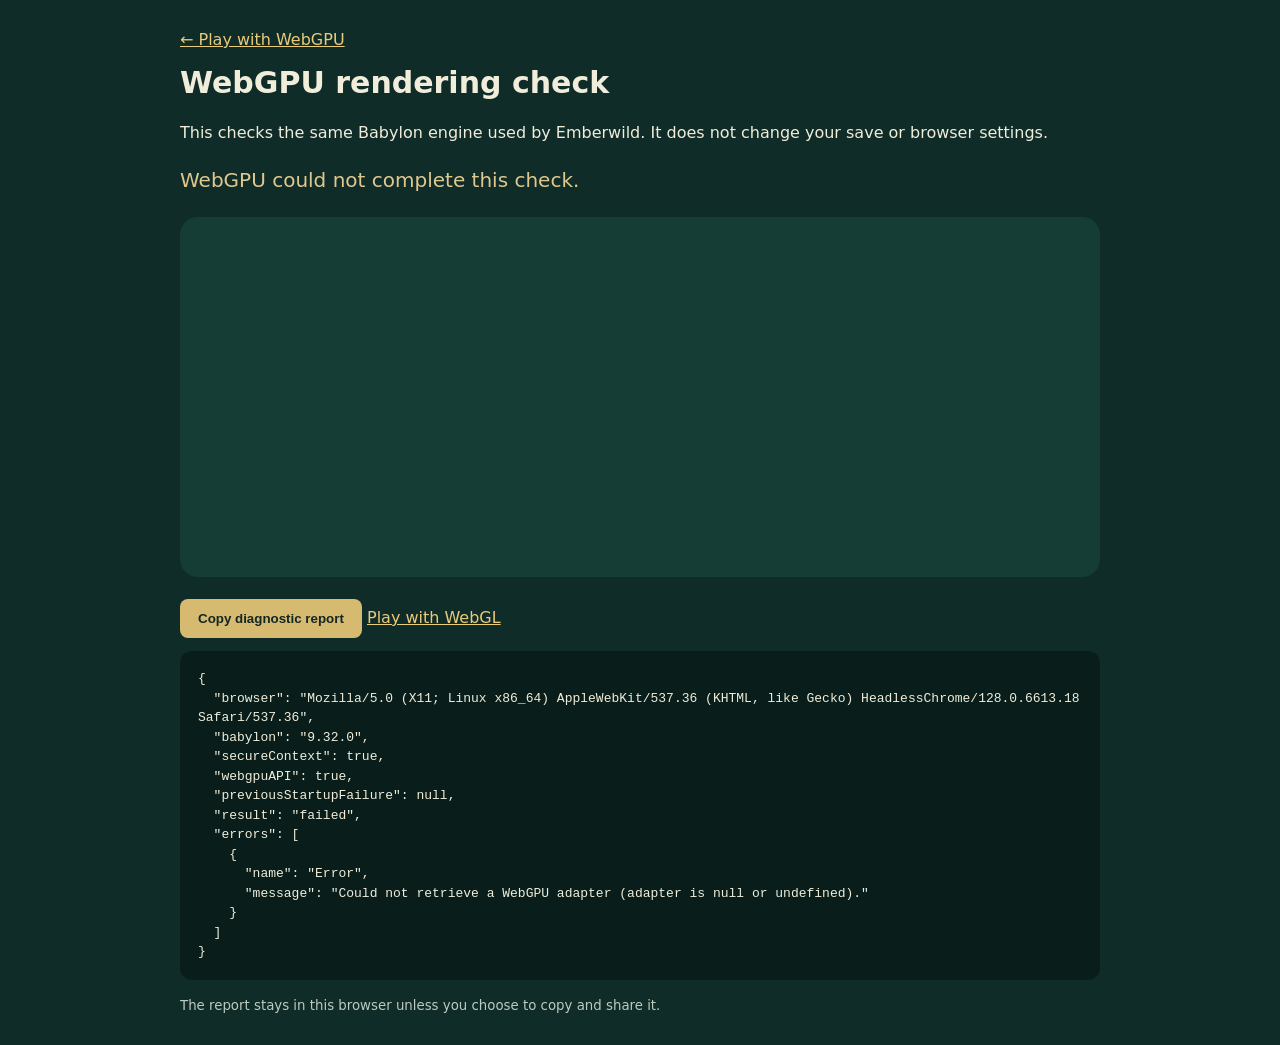
<file: gpu-check.html>
<!doctype html>
<html lang="en"><head><meta charset="utf-8"><meta name="viewport" content="width=device-width,initial-scale=1"><title>Emberwild · WebGPU check</title>
<style>html{color-scheme:dark}body{margin:0;background:#102c29;color:#f0edda;font:16px/1.5 system-ui}main{max-width:920px;margin:auto;padding:28px}h1{font-size:30px;margin:8px 0}a{color:#eacb7a}canvas{display:block;width:100%;height:360px;border-radius:18px;background:#163c36;margin:22px 0}pre{white-space:pre-wrap;overflow-wrap:anywhere;background:#091e1b;padding:18px;border-radius:12px;font-size:13px}.status{font-size:20px;color:#dfc88d}small{color:#bdcabe}button{padding:12px 18px;background:#d6ba70;color:#142723;border:0;border-radius:8px;font-weight:700;cursor:pointer}</style></head>
<body><main><a href="./?renderer=webgpu">← Play with WebGPU</a><h1>WebGPU rendering check</h1><p>This checks the same Babylon engine used by Emberwild. It does not change your save or browser settings.</p><p class="status" id="status" role="status">Starting WebGPU…</p><canvas id="canvas" aria-label="Rotating cel-shaded shapes rendered with WebGPU"></canvas><button id="copy">Copy diagnostic report</button> <a href="./?renderer=webgl">Play with WebGL</a><pre id="report"></pre><small>The report stays in this browser unless you choose to copy and share it.</small></main><script src="./babylon.js?v=ec1ec11a"></script><script type="module">
import {readRendererDiagnostic} from './renderer.js?v=ec1ec11a';
import {applyCelShading} from './cel.js?v=ec1ec11a';
const report=document.querySelector('#report'),status=document.querySelector('#status'),canvas=document.querySelector('canvas');
const data={browser:navigator.userAgent,babylon:BABYLON.Engine.Version,secureContext:isSecureContext,webgpuAPI:!!navigator.gpu,previousStartupFailure:readRendererDiagnostic(),result:'starting',errors:[]};
const show=()=>report.textContent=JSON.stringify(data,null,2);
show();document.querySelector('#copy').onclick=async()=>{try{await navigator.clipboard.writeText(report.textContent);document.querySelector('#copy').textContent='Copied';}catch{document.querySelector('#copy').textContent='Select and copy the report below';}};
let engine,scene,timeout;
function fail(error){data.result='failed';data.errors.push({name:error?.name||'Error',message:String(error?.message??error)});status.textContent='WebGPU could not complete this check.';show();}
try{
 if(!navigator.gpu)throw Error('This browser has not exposed the WebGPU API.');
 engine=new BABYLON.WebGPUEngine(canvas,{antialias:true});await engine.initAsync();
 data.result='initialized';data.externalVideoTextures=typeof engine._device.importExternalTexture==='function';data.enabledFeatures=[...engine.enabledExtensions];
 engine._device.addEventListener('uncapturederror',event=>fail(event.error));
 scene=new BABYLON.Scene(engine);scene.clearColor=BABYLON.Color4.FromHexString('#163c36ff');
 const camera=new BABYLON.ArcRotateCamera('camera',-.8,1.05,10,BABYLON.Vector3.Zero(),scene);camera.attachControl(canvas,true);
 new BABYLON.HemisphericLight('sky',new BABYLON.Vector3(.3,1,-.4),scene);
 const material=new BABYLON.StandardMaterial('world-test',scene);material.diffuseColor=BABYLON.Color3.FromHexString('#8fbe70');material.specularColor=BABYLON.Color3.Black();
 const box=BABYLON.MeshBuilder.CreateBox('box',{size:2},scene);box.position.x=-1.5;box.material=material;
 const sphere=BABYLON.MeshBuilder.CreateSphere('sphere',{diameter:2.5,segments:12},scene);sphere.position.x=1.5;sphere.material=material;
 applyCelShading(BABYLON,scene);let frames=0;
 timeout=setTimeout(()=>{if(frames<3&&data.result!=='failed')fail(Error('The renderer initialized but shaders did not become ready within 20 seconds.'));},20000);
 engine.runRenderLoop(()=>{try{if(!scene.isReady())return;box.rotation.y+=.009;scene.render();if(++frames===3){clearTimeout(timeout);if(!data.errors.length){data.result='rendering';status.textContent='WebGPU is working: the cel-shaded scene is rendering.';show();}}}catch(error){engine.stopRenderLoop();fail(error);}});
 show();window.addEventListener('resize',()=>engine.resize());
}catch(error){clearTimeout(timeout);fail(error);try{engine?.dispose();}catch{}}
</script></body></html>
</file>
